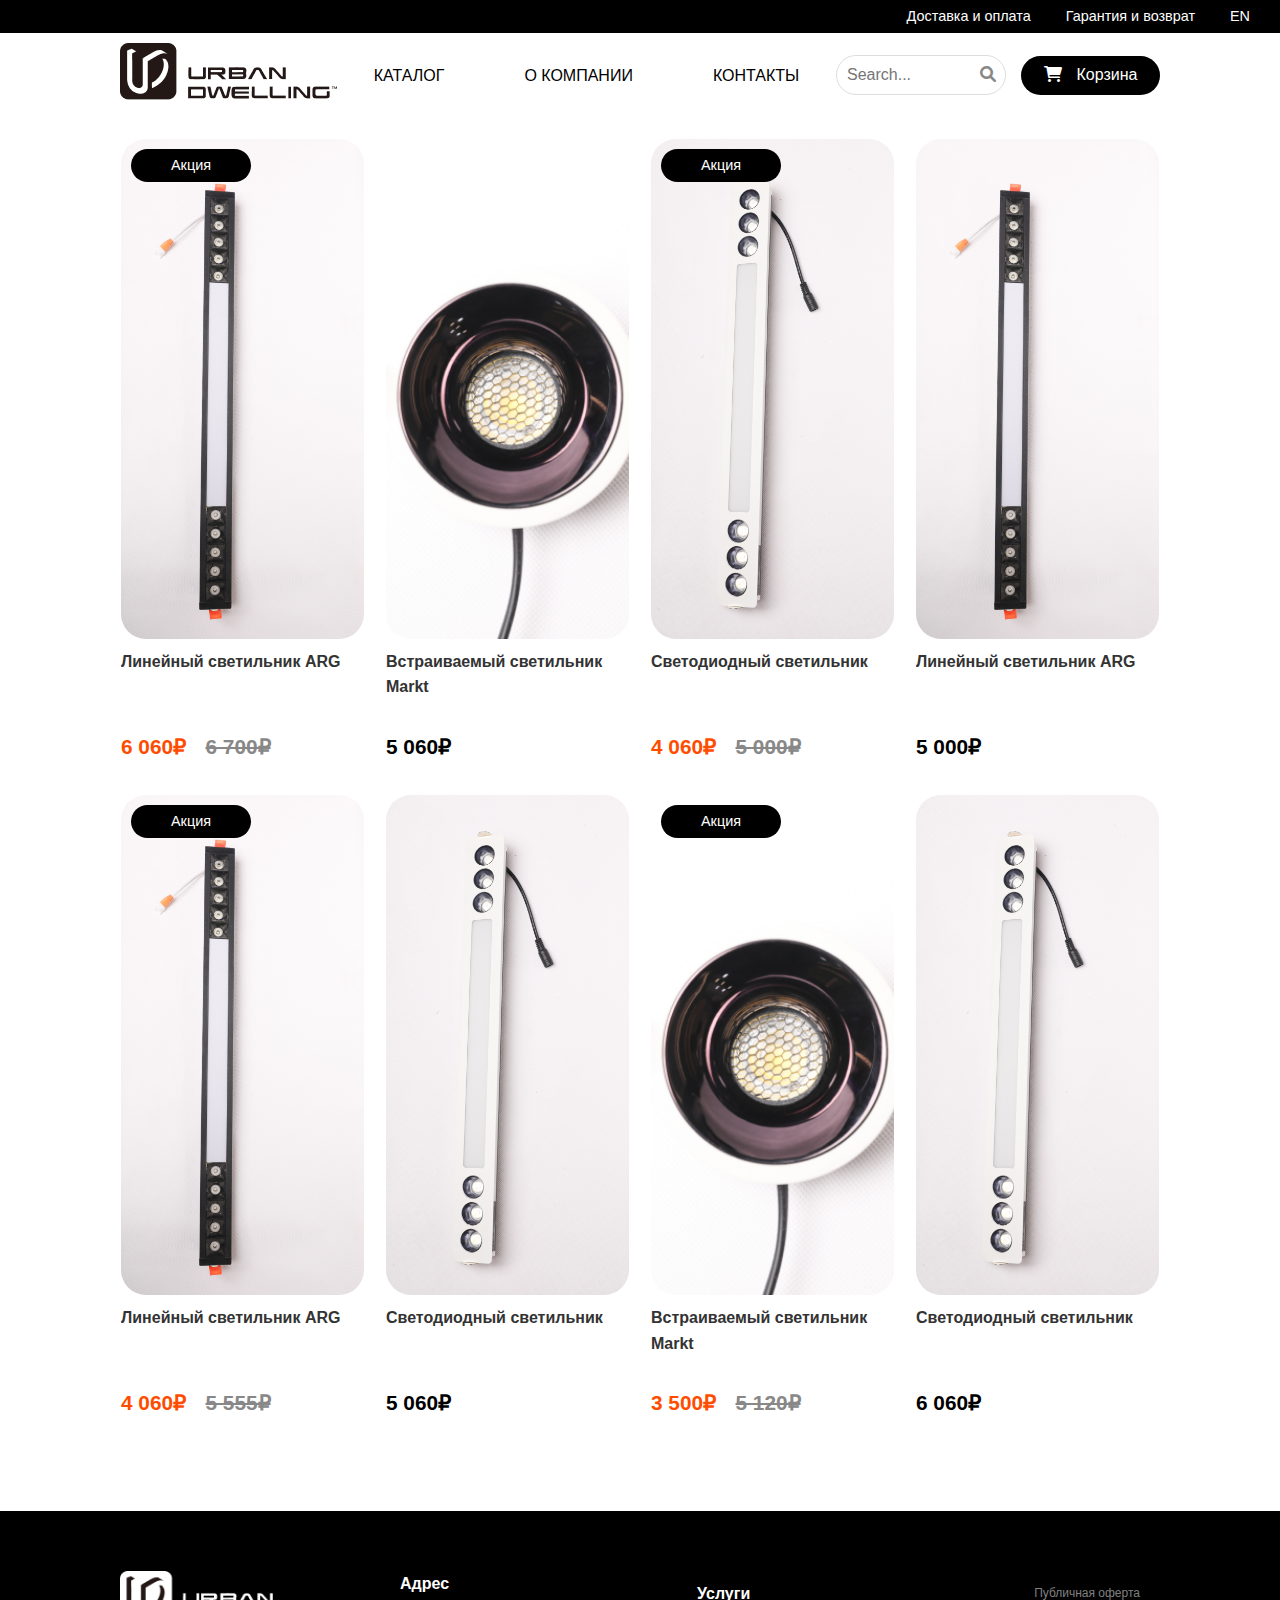
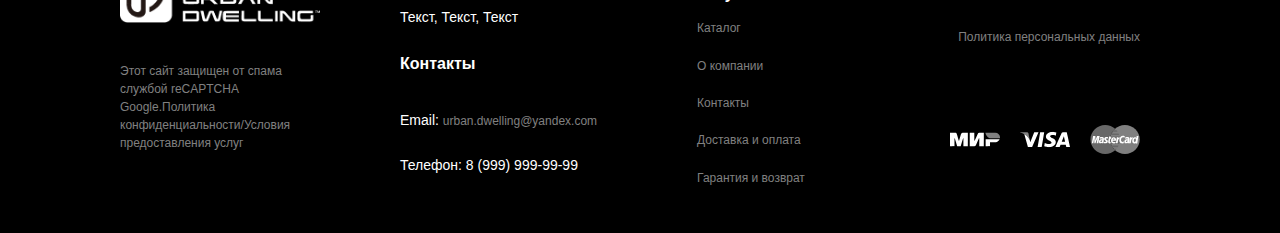
<file: index.html>
<!DOCTYPE html>
<html lang="en">
<head>
    <meta charset="UTF-8">
    <meta name="viewport" content="width=device-width, initial-scale=1.0">
    <title>Каталог категории</title>
    <link rel="stylesheet" href="https://cdnjs.cloudflare.com/ajax/libs/font-awesome/6.0.0/css/all.min.css">
    <style>
        :root {
            --main-color: #333;
            --secondary-color: #555;
            --background-color: white;
            --button-color: #007bff;
            --button-hover-color: #0056b3;
            --font-family: 'Arial', sans-serif;
        }

        * {
            margin: 0;
            padding: 0;
            box-sizing: border-box;
            max-width: 100%;

        }

        body {
            font-family: var(--font-family);
            background-color: var(--background-color);
            color: var(--main-color);
            line-height: 1.6;
            display: flex;
            flex-direction: column;
            min-height: 100dvh;
        }

        .bar-info {
            background: black;
            color: white;
            text-align: center;
            padding: 5px 20px;
            font-size: 0.9em;
            display: flex;
            justify-content: flex-end;
            gap: 15px;
        }

        .bar-info a {
            color: white;
            text-decoration: none;
            margin: 0 10px;
        }

        .bar-info a:hover {
            text-decoration: underline;
        }

        .header {
            display: flex;
            justify-content: space-between;
            align-items: center;
            padding: 10px 20px;
            padding-left: 120px;
            padding-right: 120px;
            background: white;
            color: black;
        }

        .header .Logo {
            margin-right: auto;
        }

        .header nav {
            display: flex;
            justify-content: center;
            gap: 15px;
            flex: 1;
            align-items: center;
            justify-content: center;
            gap: 80px;
        }

        .header nav a {
            color: black;
            text-decoration: none;
            font-size: 1em;
            display: flex;
            
        }

        .header nav a:hover {
            text-decoration: underline;
        }
        .left-section {
            display: flex;
            align-items: center;
            gap: 15px; /* Расстояние между кнопкой и полем поиска */
        }

        .search-container {
            position: relative;
            /*width: 100%;*/ 
            max-width: 170px; 
        }

        
        .Search {
            width: 100%; /* Поле растягивается на всю ширину контейнера */
            padding: 10px 40px 10px 10px; /* Увеличиваем внутренний отступ справа под значок */
            border-radius: 35px; /* Скругленные края */
            border: 1px solid #ddd; /* Граница */
            outline: none; /* Убираем подсветку при фокусе */
            font-size: 16px;
        }

        /* Иконка */
        .search-icon {
            position: absolute;
            right: 10px; 
            top: 50%; /* Центрируем по вертикали */
            transform: translateY(-50%);
            font-size: 16px; /* Размер иконки */
            color: #888; /* Цвет иконки */
            pointer-events: none; /* Убираем возможность взаимодействия с иконкой */
        }
        .right-section{
            display: flex;
            align-items: center;
            gap: 15px;
        }
        .content {
            display: grid;
            grid-template-columns: repeat(4, 1fr);
            gap: 20px;
            margin-top: 20px;
            padding-left: 120px;
            padding-right: 120px;
            flex: 1;
        }
        .Cart{
            width: 139px;
            height: 39px;
            background: black;
            color: white;
            font-size: 16px;
            padding: 15px, 30px;
            border: none;
            border-radius: 30px;
            transition: background 0.3s;
        }
        .fa-shopping-cart{
            margin-right: 15px;
        }
        .Cart:hover {
            background: var(--button-hover-color);
            transform: scale(1.05); 
        }
        .card {
            display: flex;
            flex-direction: column; /* Располагаем элементы по вертикали */
            justify-content: space-between; /* Распределяем пространство между элементами */
            height: 100%; /* Высота карточки фиксируется */
            background: white;
            border: 1px solid white;
            border-radius: 8px;
            padding: 0px;
            text-align: left;
           /* box-shadow: 0 2px 5px rgba(0, 0, 0, 0.1);*/
            transition: transform 0.2s;
            position: relative;
            overflow: hidden; 
        }

        .card:hover {
            transform: scale(1.05);
        }

        .image-container {
            position: relative;
            overflow: hidden;
            border-radius: 5px;
            width: 100%;
            height: 500px;
            display: flex;
            align-items: center;
            justify-content: center;


        }

        .image-container img {
            width: 100%;
            height: 100%;
            object-fit: cover;
            border-radius: 25px;
            transition: transform 0.3s; /* Добавляем плавное увеличение изображения */
        }

        .image-container:hover img {
            transform: scale(1.1); /* Увеличиваем изображение при наведении */
        }

        .details-button {
            width: 280px;
            height: 50px;
            position: absolute;
            bottom: -40px; 
            left: 50%;
            transform: translateX(-50%);
            background-color: rgb(255, 77, 0) /*!important*/;
            color: white;
            border: none;
            padding: 10px 20px;
            border-radius: 40px;
            font-size: 0.9rem;
            cursor: pointer;
            opacity: 0;
            transition: all 0.3s ease; /* Анимация появления кнопки */
        }

        .image-container:hover .details-button {
            bottom: 10px; /* Показываем кнопку */
            opacity: 1; /* Делаем кнопку видимой */
        }

        .details-button:hover {
            background: rgb(174, 53, 1);
        }
        .product-title{
            flex-grow: 1;
            margin-bottom: 10px;
        }
        .price-container{
            margin-top: auto;
        }

        .card h2 {
            font-size: 1.0em;
            margin: 10px 0;
        }
        .card.sale .image-container::before {
            width: 100px;
            height: 23px;
            content: "Акция";
            position: absolute;
            text-align: center;
            top: 10px;
            left: 10px;
            background-color: black;
            color: white;
            padding: 5px 10px;
            border-radius: 35px;
            font-size: 0.9em;
            z-index: 1;
        }
        .card .price{
            color: black;
            font-size: 1.3em;
            font-weight: bold;
        }
        .card.sale .old-price {
            text-decoration: line-through;
            color: #888;
            font-size: 1.3em;
            margin-right: 5px;
        }

        .card.sale .new-price {
            color: rgb(255, 77, 0);
            font-size: 1.3em;
            font-weight: bold;
            margin-right: 15px;
        }
        .footer {
        background-color: #000;
        color: white;
        padding: 60px 40px 20px 40px;
        font-size: 14px;
        margin-top: 80px;
        padding-left: 120px;
        padding-right: 120px;
        }

        .footer-container {
        display: flex;
        flex-wrap: wrap;
        justify-content: space-between;
        align-items: flex-start;
        max-width: 1200px;
        margin: 0 auto;
        }

        .footer-logo {
        flex: 1 1 20%;
        padding-right: 80px;
        }

        .footer-logo img {
        max-width: 200px;
        margin-bottom: 10px;
        }

        .footer-logo p {
        font-size: 12px;
        line-height: 1.5;
        color: grey;
        }
        .footer-links{
            color: rgb(222, 15, 15);
            text-align: right;
            justify-content: right;
            
        }
        .footer-address,
        .footer-services,
        .footer-contacts,
        .footer-links {
        flex: 1 1 15%;
        margin: 10px 20px;
        }
        .footer-info{
            padding-right: 80px;
        }

        .footer h4 {
        font-size: 16px;
        margin-bottom: 10px;
        }

        .footer ul {
        list-style: none;
        padding: 0;
        margin: 0;
        }

        .footer ul li {
        margin-bottom: 15px;
        }

        .footer a {
        color:grey;
        text-decoration: none;
        }

        .footer a:hover {
        text-decoration: underline;
        }

        .footer-payment-icons {
        display: flex;
        gap: 20px;
        margin-top: 10px;
        justify-content: right;
        }

        .footer-payment-icons img {
            width: 50px; 
            height: auto; 
            transition: transform 0.3s; 
        }

        .footer-payment-icons img:hover {
            transform: scale(1.1); 
            cursor: pointer; 
        }
        .search-circle,
        .Menu_mobile{
            display: none;
        }
        @media(max-width: 1200px){

        .header nav{
            font-size: 1.em;
            gap: 45px;
        }   
        .right-section{
            flex-direction: row;
            gap: 10px;
        }
        .Cart{
            display: flex;
            align-items: center;
            justify-content: center;
            padding: 10px 10px;
            margin-right: 0px;
        }    
        
        .Search, .search-icon{
            display: none;
        }
        .search-circle {
        display: flex;
        width: 40px; /* Размер круга */
        height: 40px;
        border-radius: 50%; /* Делает элемент круглым */
        background-color: #333; /* Цвет фона */
        justify-content: center;
        align-items: center;
        border: none; 
        cursor: pointer;
        transition: background-color 0.3s ease;
        }

        .search-circle i {
            color: white; 
            font-size: 18px; /* Размер иконки */
        }

        .search-circle:hover {
            background-color: #555; /* Цвет при наведении */
        }
        .image-container{
            height: 420px;
            width: 280px;
        }       
        .card h2{
            font-size: 0.8em;
        }
        }
        .footer a{
            font-size: 12px;
        }
        .footer-payment-icons{
            white-space: nowrap;
        }
        @media(max-width: 1000px){
            .header nav{
            font-size: 0.9em;
            gap: 20px;
            }
            .image-container{
            height: 320px;
            width: 180px;
            }       
            .card h2{
                font-size: 0.7em;
            }
            .details-button{
                width: 150px;
                height: 35px;
                font-size: 0.8rem;
            }
            .card.sale .image-container::before {
                height: 16px;
                width: 55px;
                font-size: 0.8em;
            }
            .product-title{
            flex-grow: 1;
            margin-bottom: 10px;
            }
            .price-container{
            margin-top: auto;
            }
            
            .footer a{
                font-size: 12px;
            }
            .footer-payment-icons{
                white-space: nowrap;
            }
        }       
        @media (max-width: 768px) {
            .bar-info,
            .header nav,
            .right-section {
                display: none;
            }
            .header,.content, .footer{
                padding-left: 60px;
                padding-right: 60px;
            }
            .header img{
                width: 140px;
                height: 30px;
            }
            .content{
                grid-template-columns: repeat(2, 1fr);

            }
            .image-container{
                width: auto;
                height: auto;               
            }
            .product-title{
                font-size: 1.8em;
            }
            .price-container{
                font-size: 1.9em;
            }
            .Menu_mobile {
                display: block;
                background: none !important; 
                border: none !important;
                outline: none !important;
                padding: 0;
                cursor: pointer; 
            }
            .Menu_mobile i {
                font-size: 40px; 
                color: inherit; 
            }

        }    
        @media(max-width: 480px){
            .product-title{
                font-size: 1.4em;
            }
            .price-container{
                font-size: 1.0em;
                font-weight: bold;
            }
            .header,.content, .footer{
                padding-left: 35px;
                padding-right: 35px;
            }
        }
        @media(max-width: 320px){
            .product-title{
                font-size: 1em;
            }
            .price-container{
                font-size: 1em;
            }
            .header,.content, .footer{
                padding-left: 20px;
                padding-right: 20px;
            }
        }
        



        
    </style>
</head>
<body>
    <div class="bar-info">
        <a href="#">Доставка и оплата</a>
        <a href="#">Гарантия и возврат</a>
        <a href="#">EN</a>
    </div>

    <header class="header">
        <a href=""><img src="img/Logo.png" alt="Logo"></a>
        <nav>
            <a href="#">КАТАЛОГ</a>
            <a href="#">О КОМПАНИИ</a>
            <a href="#">КОНТАКТЫ</a>
        </nav>
        <div class="right-section">
            <div class="search-container">
                <input type="text" placeholder="Search..." class="Search">
                <span class="search-icon"><i class="fa fa-search"></i></span>
                <button class="search-circle">
                    <i class="fa fa-search"></i>
                </button>
            </div>
            <button type="button" class="Cart"><i class="fa fa-shopping-cart"></i>Корзина</button>
        </div>
        <div class="Menu_mobile">
            <button class="menu-toggle" aria-label="Open mobile menu">
                <i class="fa fa-bars"></i>
            </button>    
        </div>
    </header>

    <main class="content">
        <div class="card sale">
            <div class="image-container">
                <img src="img/img-1.png" alt="Продукт 1">
                <button class="details-button">Подробнее</button>
            </div>
            <div class="product-title">
                <h2>Линейный светильник ARG</h2>
            </div>
            <div class="price-container">
                <h2><span class="new-price">6 060₽</span> <span class="old-price">6 700₽</span></h2>
            </div>
        </div>
        <div class="card">
            <div class="image-container">
                <img src="img/img-3.png" alt="Продукт 1">
                <button class="details-button">Подробнее</button>
            </div>
            <div class="product-title">
                <h2>Встраиваемый светильник Markt</h2>
            </div>
            <div class="price-container">
                <h2><span class="price">5 060₽</span></h2>
            </div>
        </div><div class="card sale">
            <div class="image-container">
                <img src="img/img-2.png" alt="Продукт 1">
                <button class="details-button">Подробнее</button>
            </div>
            <div class="product-title">
                <h2>Светодиодный светильник</h2>
            </div>
            <div class="price-container">
                <h2><span class="new-price">4 060₽</span> <span class="old-price">5 000₽</span></h2>
            </div>
        </div><div class="card">
            <div class="image-container">
                <img src="img/img-1.png" alt="Продукт 1">
                <button class="details-button">Подробнее</button>
            </div>
            <div class="product-title">
                <h2>Линейный светильник ARG</h2>
            </div>
            <div class="price-container">
                <h2><span class="price">5 000₽</span></h2>
            </div>
        </div><div class="card sale">
            <div class="image-container">
                <img src="img/img-1.png" alt="Продукт 1">
                <button class="details-button">Подробнее</button>
            </div>
            <div class="product-title">
                <h2>Линейный светильник ARG</h2>
            </div>
            <div class="price-container">
                <h2><span class="new-price">4 060₽</span> <span class="old-price">5 555₽</span></h2>
            </div>
        </div><div class="card">
            <div class="image-container">
                <img src="img/img-2.png" alt="Продукт 1">
                <button class="details-button">Подробнее</button>
            </div>
            <div class="product-title">
                <h2>Светодиодный светильник</h2>
            </div>
            <div class="price-container">
                <h2><span class="price">5 060₽</span></h2>
            </div>
        </div><div class="card sale">
            <div class="image-container">
                <img src="img/img-3.png" alt="Продукт 1">
                <button class="details-button">Подробнее</button>
            </div>
            <div class="product-title">
                <h2>Встраиваемый светильник Markt</h2>
            </div>
            <div class="price-container">
                <h2><span class="new-price">3 500₽</span> <span class="old-price">5 120₽</span></h2>
            </div>
        </div><div class="card">
            <div class="image-container">
                <img src="img/img-2.png" alt="Продукт 1">
                <button class="details-button">Подробнее</button>
            </div>
            <div class="product-title">
                <h2>Светодиодный светильник</h2>
            </div>
            <div class="price-container">
                <h2><span class="price">6 060₽</span></h2>
            </div>
        </div>
    </main>

    <footer class="footer">
        <div class="footer-container">
          <div class="footer-logo">
            <img src="img/Logo_Footer.png" alt="Urban Dwelling Logo"><br><br>
            <p>
              Этот сайт защищен от спама службой reCAPTCHA Google.<a href="">Политика конфиденциальности/Условия предоставления услуг</a>
            </p>
          </div>
          <div class="footer-info">
            <h4>Адрес</h4>
            <p>Текст, Текст, Текст</p><br>
            <h4>Контакты</h4><br>
            <p>Email: <a href="mailto:urban.dwelling@yandex.com">urban.dwelling@yandex.com</a></p><br>
            <p>Телефон: 8 (999) 999-99-99</p>
          </div>
          <div class="footer-services">
            <h4>Услуги</h4>
            <ul>
              <li><a href="#">Каталог</a></li>
              <li><a href="#">О компании</a></li>
              <li><a href="#">Контакты</a></li>
              <li><a href="#">Доставка и оплата</a></li>
              <li><a href="#">Гарантия и возврат</a></li>
            </ul>
          </div>
          
          <div class="footer-links">
            <p><a href="#">Публичная оферта</a></p><br>
            <p><a href="#">Политика персональных данных</a></p><br><br><br>
            <div class="footer-payment-icons">
              <img src="img/Frame (1).svg" alt="Мир">
              <img src="img/Frame.svg" alt="Visa">
              <img src="img/master card.svg" alt="MasterCard">
            </div>
          </div>
        </div>
      </footer>
      
</body>
</html>
</file>
